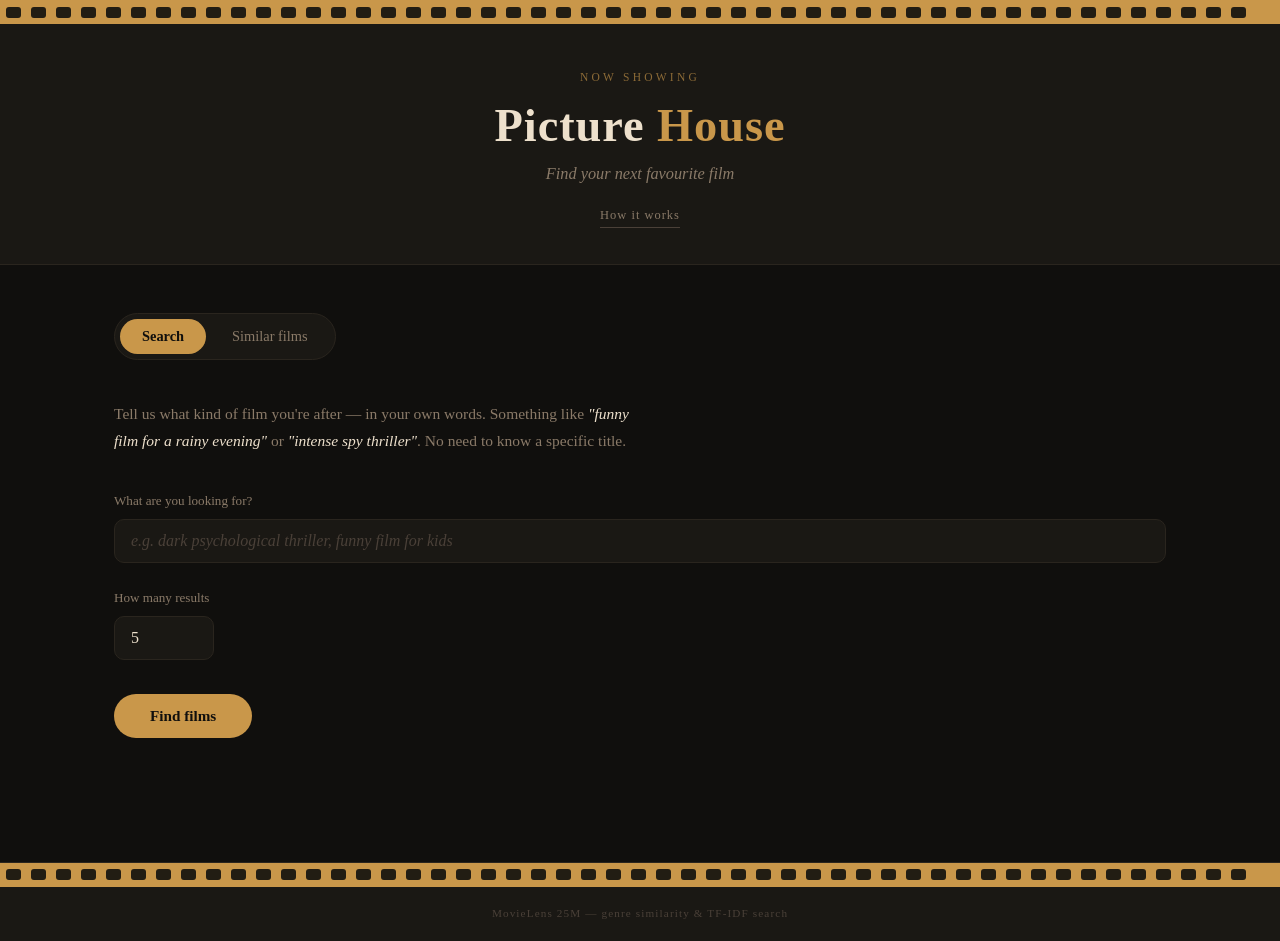
<file: index.html>
<!DOCTYPE html>
<html lang="en">
<head>
    <meta charset="UTF-8">
    <meta name="viewport" content="width=device-width, initial-scale=1.0">
    <title>Picture House — Movie Recommender</title>
    <link rel="icon" type="image/svg+xml" href="/favicon.svg">
    <link rel="stylesheet" href="style.css">
</head>
<body>

    <div class="filmstrip">
        <div class="filmstrip-holes" id="holes-top"></div>
    </div>

    <header>
        <p class="marquee-label">Now showing</p>
        <h1>Picture <span>House</span></h1>
        <p class="tagline">Find your next favourite film</p>
        <a href="/about.html" class="about-link">How it works</a>
    </header>

    <main>
        <div class="tab-bar">
            <button class="tab-btn active" data-tab="by-search">Search</button>
            <button class="tab-btn" data-tab="by-movie">Similar films</button>
        </div>

        <!-- Tab 0: semantic search -->
        <div id="by-search" class="tab-panel active">
            <div class="panel-layout">
                <div class="panel-form">
                    <p class="section-intro">
                        Tell us what kind of film you're after — in your own words. Something like <em>"funny film for a rainy evening"</em> or <em>"intense spy thriller"</em>. No need to know a specific title.
                    </p>

                    <div class="msg error" id="err-search"></div>

                    <div class="field">
                        <label for="search-query">What are you looking for?</label>
                        <input type="text" id="search-query" placeholder="e.g. dark psychological thriller, funny film for kids">
                    </div>

                    <div class="field">
                        <label for="n-search">How many results</label>
                        <input type="number" id="n-search" value="5" min="1" max="20">
                    </div>

                    <button class="submit-btn" id="btn-search">Find films</button>

                    <p class="msg loading" id="load-search">Searching...</p>
                </div>
                <div class="panel-results">
                    <div class="results" id="results-search"></div>
                </div>
            </div>
        </div>

        <!-- Tab 1: by movie -->
        <div id="by-movie" class="tab-panel">
            <div class="panel-layout">
                <div class="panel-form">
                    <p class="section-intro">
                        Already enjoyed a film and want more like it? Enter its title and we'll find movies that share the same genres. Start typing and select from the suggestions.
                    </p>

                    <div class="msg error" id="err-movie"></div>

                    <div class="field">
                        <label for="movie-title">Film title</label>
                        <input type="text" id="movie-title" list="movie-suggestions" placeholder="e.g. Star Wars: Episode IV - A New Hope (1977)" autocomplete="off">
                        <datalist id="movie-suggestions"></datalist>
                    </div>

                    <div class="field">
                        <label for="n-movie">How many results</label>
                        <input type="number" id="n-movie" value="5" min="1" max="20">
                    </div>

                    <button class="submit-btn" id="btn-movie">Find similar films</button>

                    <p class="msg loading" id="load-movie">Searching catalogue...</p>
                </div>
                <div class="panel-results">
                    <div class="results" id="results-movie"></div>
                </div>
            </div>
        </div>

    </main>

    <footer>
        <div class="filmstrip">
            <div class="filmstrip-holes" id="holes-bottom"></div>
        </div>
        <p>MovieLens 25M &mdash; genre similarity &amp; TF-IDF search</p>
    </footer>

    <script src="main.js"></script>
</body>
</html>
</file>
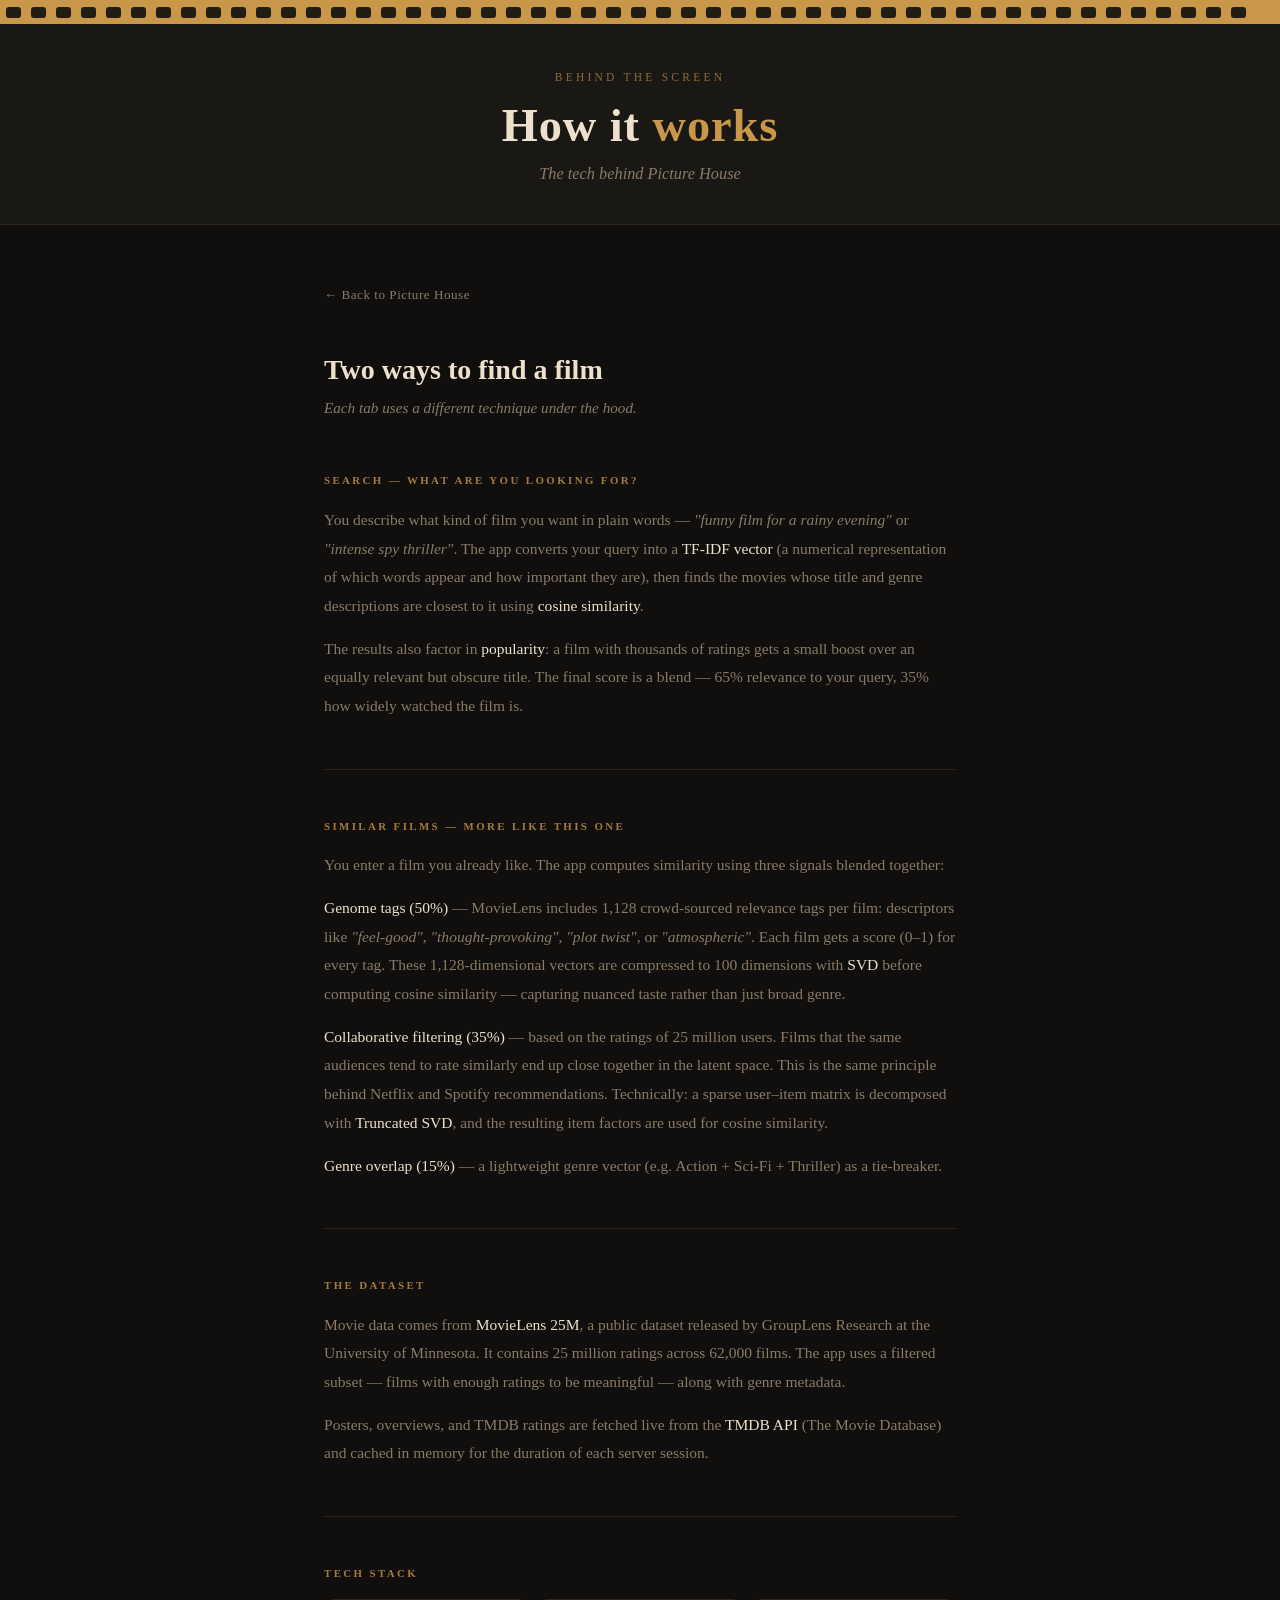
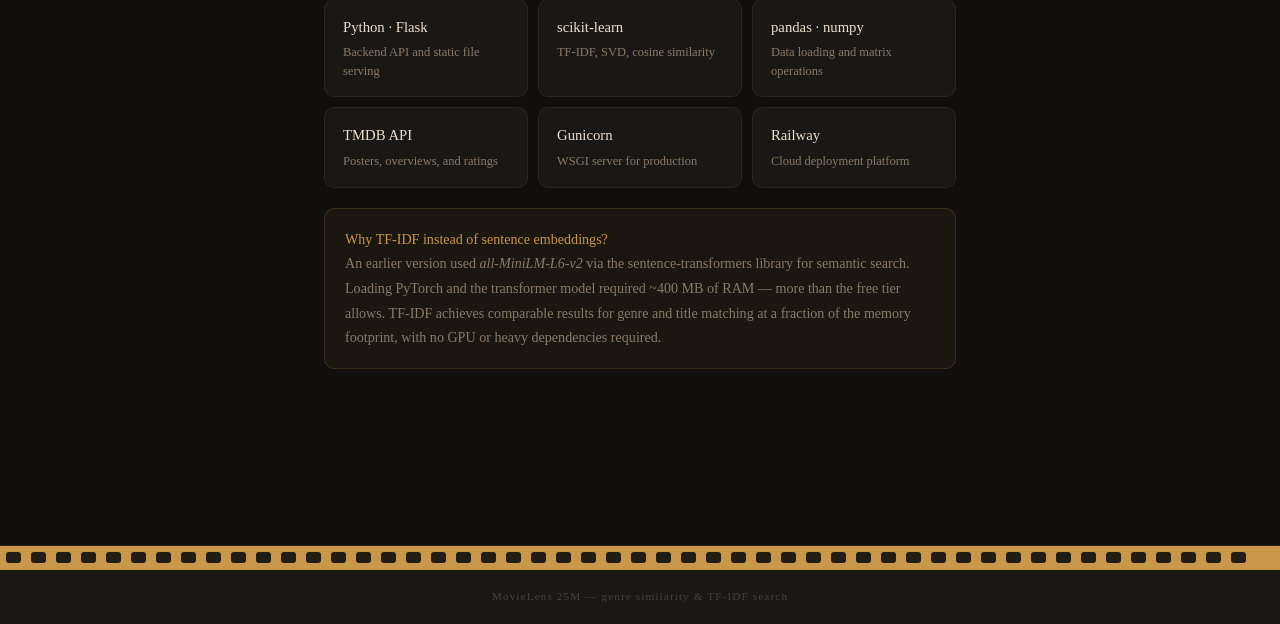
<file: about.html>
<!DOCTYPE html>
<html lang="en">
<head>
    <meta charset="UTF-8">
    <meta name="viewport" content="width=device-width, initial-scale=1.0">
    <title>How it works — Picture House</title>
    <link rel="icon" type="image/svg+xml" href="/favicon.svg">
    <link rel="stylesheet" href="style.css">
    <style>
        .about-main {
            max-width: 680px;
            margin: 0 auto;
            padding: 56px 24px 80px;
        }

        .back-link {
            display: inline-block;
            font-size: 0.82em;
            color: var(--muted);
            text-decoration: none;
            letter-spacing: 0.04em;
            margin-bottom: 48px;
            transition: color 0.15s;
        }

        .back-link:hover {
            color: var(--gold);
        }

        .about-main h2 {
            font-size: 1.75em;
            color: var(--cream);
            font-weight: 700;
            margin-bottom: 10px;
            line-height: 1.2;
        }

        .about-main .subtitle {
            font-size: 0.95em;
            color: var(--muted);
            font-style: italic;
            margin-bottom: 52px;
        }

        .section {
            margin-bottom: 48px;
            padding-bottom: 48px;
            border-bottom: 1px solid var(--border);
        }

        .section:last-child {
            border-bottom: none;
        }

        .section h3 {
            font-size: 0.68em;
            letter-spacing: 0.22em;
            text-transform: uppercase;
            color: var(--gold);
            margin-bottom: 16px;
            opacity: 0.8;
        }

        .section p {
            font-size: 0.97em;
            color: var(--muted);
            line-height: 1.85;
            margin-bottom: 14px;
        }

        .section p:last-child {
            margin-bottom: 0;
        }

        .section p strong {
            color: var(--cream);
            font-weight: normal;
        }

        .stack-grid {
            display: grid;
            grid-template-columns: repeat(auto-fill, minmax(200px, 1fr));
            gap: 10px;
            margin-top: 4px;
        }

        .stack-item {
            background: var(--surface);
            border: 1px solid var(--border);
            border-radius: var(--radius);
            padding: 16px 18px;
        }

        .stack-item .stack-name {
            font-size: 0.92em;
            color: var(--cream);
            margin-bottom: 4px;
        }

        .stack-item .stack-desc {
            font-size: 0.78em;
            color: var(--muted);
            line-height: 1.5;
        }

        .note {
            background: rgba(201, 151, 74, 0.06);
            border: 1px solid rgba(201, 151, 74, 0.18);
            border-radius: var(--radius);
            padding: 18px 20px;
            margin-top: 20px;
        }

        .note p {
            font-size: 0.88em;
            color: var(--muted);
            margin: 0;
            line-height: 1.75;
        }

        .note p strong {
            color: var(--gold);
        }
    </style>
</head>
<body>

    <div class="filmstrip">
        <div class="filmstrip-holes" id="holes-top"></div>
    </div>

    <header>
        <p class="marquee-label">Behind the screen</p>
        <h1>How it <span>works</span></h1>
        <p class="tagline">The tech behind Picture House</p>
    </header>

    <main class="about-main">
        <a href="/" class="back-link">← Back to Picture House</a>

        <h2>Two ways to find a film</h2>
        <p class="subtitle">Each tab uses a different technique under the hood.</p>

        <div class="section">
            <h3>Search — what are you looking for?</h3>
            <p>
                You describe what kind of film you want in plain words —
                <em>"funny film for a rainy evening"</em> or <em>"intense spy thriller"</em>.
                The app converts your query into a <strong>TF-IDF vector</strong>
                (a numerical representation of which words appear and how important they are),
                then finds the movies whose title and genre descriptions are closest to it
                using <strong>cosine similarity</strong>.
            </p>
            <p>
                The results also factor in <strong>popularity</strong>: a film with thousands of
                ratings gets a small boost over an equally relevant but obscure title.
                The final score is a blend — 65% relevance to your query,
                35% how widely watched the film is.
            </p>
        </div>

        <div class="section">
            <h3>Similar films — more like this one</h3>
            <p>
                You enter a film you already like. The app computes similarity using
                three signals blended together:
            </p>
            <p>
                <strong>Genome tags (50%)</strong> — MovieLens includes 1,128 crowd-sourced
                relevance tags per film: descriptors like <em>"feel-good"</em>,
                <em>"thought-provoking"</em>, <em>"plot twist"</em>, or <em>"atmospheric"</em>.
                Each film gets a score (0–1) for every tag. These 1,128-dimensional vectors
                are compressed to 100 dimensions with <strong>SVD</strong> before computing
                cosine similarity — capturing nuanced taste rather than just broad genre.
            </p>
            <p>
                <strong>Collaborative filtering (35%)</strong> — based on the ratings of
                25 million users. Films that the same audiences tend to rate similarly
                end up close together in the latent space. This is the same principle
                behind Netflix and Spotify recommendations. Technically: a sparse
                user–item matrix is decomposed with <strong>Truncated SVD</strong>,
                and the resulting item factors are used for cosine similarity.
            </p>
            <p>
                <strong>Genre overlap (15%)</strong> — a lightweight genre vector
                (e.g. Action + Sci-Fi + Thriller) as a tie-breaker.
            </p>
        </div>

        <div class="section">
            <h3>The dataset</h3>
            <p>
                Movie data comes from <strong>MovieLens 25M</strong>, a public dataset
                released by GroupLens Research at the University of Minnesota.
                It contains 25 million ratings across 62,000 films.
                The app uses a filtered subset — films with enough ratings to be meaningful —
                along with genre metadata.
            </p>
            <p>
                Posters, overviews, and TMDB ratings are fetched live from the
                <strong>TMDB API</strong> (The Movie Database) and cached in memory
                for the duration of each server session.
            </p>
        </div>

        <div class="section">
            <h3>Tech stack</h3>
            <div class="stack-grid">
                <div class="stack-item">
                    <div class="stack-name">Python · Flask</div>
                    <div class="stack-desc">Backend API and static file serving</div>
                </div>
                <div class="stack-item">
                    <div class="stack-name">scikit-learn</div>
                    <div class="stack-desc">TF-IDF, SVD, cosine similarity</div>
                </div>
                <div class="stack-item">
                    <div class="stack-name">pandas · numpy</div>
                    <div class="stack-desc">Data loading and matrix operations</div>
                </div>
                <div class="stack-item">
                    <div class="stack-name">TMDB API</div>
                    <div class="stack-desc">Posters, overviews, and ratings</div>
                </div>
                <div class="stack-item">
                    <div class="stack-name">Gunicorn</div>
                    <div class="stack-desc">WSGI server for production</div>
                </div>
                <div class="stack-item">
                    <div class="stack-name">Railway</div>
                    <div class="stack-desc">Cloud deployment platform</div>
                </div>
            </div>

            <div class="note">
                <p>
                    <strong>Why TF-IDF instead of sentence embeddings?</strong><br>
                    An earlier version used <em>all-MiniLM-L6-v2</em> via the
                    sentence-transformers library for semantic search.
                    Loading PyTorch and the transformer model required ~400 MB of RAM —
                    more than the free tier allows. TF-IDF achieves comparable results
                    for genre and title matching at a fraction of the memory footprint,
                    with no GPU or heavy dependencies required.
                </p>
            </div>
        </div>

    </main>

    <footer>
        <div class="filmstrip">
            <div class="filmstrip-holes" id="holes-bottom"></div>
        </div>
        <p>MovieLens 25M &mdash; genre similarity &amp; TF-IDF search</p>
    </footer>

    <script>
        function fillHoles(containerId) {
            const el = document.getElementById(containerId);
            const count = Math.ceil(window.innerWidth / 28) + 4;
            el.innerHTML = Array(count).fill('<div class="hole"></div>').join('');
        }
        fillHoles('holes-top');
        fillHoles('holes-bottom');
    </script>
</body>
</html>
</file>
<file: style.css>
* {
    margin: 0;
    padding: 0;
    box-sizing: border-box;
}

:root {
    --bg:           #100f0d;
    --surface:      #1a1814;
    --surface-up:   #221f1a;
    --gold:         #c9974a;
    --gold-light:   #ddb870;
    --cream:        #ede0cc;
    --muted:        #8a7a68;
    --dim:          #4a4038;
    --red:          #a83c3c;
    --border:       #2a251e;
    --radius:       10px;
}

body {
    font-family: Georgia, 'Times New Roman', serif;
    background: var(--bg);
    color: var(--cream);
    min-height: 100vh;
    line-height: 1.6;
}

/* ── Film strip ── */
.filmstrip {
    background: var(--gold);
    height: 24px;
    display: flex;
    align-items: center;
    padding: 0 6px;
    overflow: hidden;
}

.filmstrip-holes {
    display: flex;
    gap: 10px;
    width: 100%;
}

.hole {
    width: 15px;
    height: 11px;
    background: var(--bg);
    border-radius: 3px;
    flex-shrink: 0;
    opacity: 0.9;
}

/* ── Header ── */
header {
    background: var(--surface);
    border-bottom: 1px solid var(--border);
    padding: 44px 40px 36px;
    text-align: center;
}

.marquee-label {
    font-size: 0.72em;
    letter-spacing: 0.28em;
    color: var(--gold);
    text-transform: uppercase;
    margin-bottom: 14px;
    opacity: 0.65;
}

h1 {
    font-size: 2.9em;
    font-weight: 700;
    letter-spacing: 0.02em;
    color: var(--cream);
    line-height: 1.1;
}

h1 span {
    color: var(--gold);
}

.tagline {
    margin-top: 10px;
    font-style: italic;
    color: var(--muted);
    font-size: 1.02em;
}

.about-link {
    display: inline-block;
    margin-top: 18px;
    font-size: 0.78em;
    letter-spacing: 0.08em;
    color: var(--muted);
    text-decoration: none;
    border-bottom: 1px solid var(--dim);
    padding-bottom: 1px;
    transition: color 0.15s, border-color 0.15s;
}

.about-link:hover {
    color: var(--gold);
    border-color: var(--gold);
}

/* ── Main layout ── */
main {
    max-width: 1100px;
    margin: 0 auto;
    padding: 48px 24px 80px;
}

/* ── Tabs ── */
.tab-bar {
    display: inline-flex;
    gap: 4px;
    margin-bottom: 40px;
    background: var(--surface);
    border: 1px solid var(--border);
    padding: 5px;
    border-radius: 50px;
}

.tab-btn {
    font-family: Georgia, serif;
    font-size: 0.9em;
    color: var(--muted);
    background: none;
    border: none;
    border-radius: 50px;
    padding: 9px 22px;
    cursor: pointer;
    transition: background 0.2s, color 0.15s;
    white-space: nowrap;
}

.tab-btn.active {
    background: var(--gold);
    color: var(--bg);
    font-weight: bold;
}

.tab-btn:hover:not(.active) {
    color: var(--cream);
    background: var(--surface-up);
}

.tab-panel {
    display: none;
}

.tab-panel.active {
    display: block;
}

/* ── Section intro ── */
.section-intro {
    font-size: 0.97em;
    color: var(--muted);
    line-height: 1.75;
    margin-bottom: 36px;
    max-width: 540px;
}

.section-intro em {
    color: var(--cream);
    font-style: italic;
}

/* ── Form ── */
.field {
    margin-bottom: 24px;
}

label {
    display: block;
    font-size: 0.82em;
    color: var(--muted);
    margin-bottom: 8px;
}

input[type="text"],
input[type="number"] {
    width: 100%;
    background: var(--surface);
    border: 1px solid var(--border);
    border-radius: var(--radius);
    padding: 12px 16px;
    color: var(--cream);
    font-family: Georgia, serif;
    font-size: 1em;
    outline: none;
    transition: border-color 0.2s, background 0.2s;
    -webkit-appearance: none;
}

input[type="text"]:focus,
input[type="number"]:focus {
    border-color: var(--gold);
    background: var(--surface-up);
}

input[type="text"]::placeholder {
    color: var(--dim);
    font-style: italic;
}

input[type="number"] {
    max-width: 100px;
}

/* ── Field hint & chips ── */
.field-hint {
    font-size: 0.78em;
    color: var(--dim);
    margin-top: 10px;
    line-height: 2;
}

.id-chip {
    font-family: Georgia, serif;
    font-size: 0.88em;
    background: var(--surface);
    border: 1px solid var(--border);
    color: var(--muted);
    padding: 3px 13px;
    margin: 2px 4px 2px 0;
    cursor: pointer;
    border-radius: 50px;
    transition: border-color 0.15s, color 0.15s;
}

.id-chip:hover {
    border-color: var(--gold);
    color: var(--gold);
}

/* ── Submit button ── */
.submit-btn {
    margin-top: 10px;
    background: var(--gold);
    border: none;
    color: var(--bg);
    font-family: Georgia, serif;
    font-size: 0.95em;
    font-weight: bold;
    padding: 13px 36px;
    border-radius: 50px;
    cursor: pointer;
    transition: background 0.2s, transform 0.1s;
}

.submit-btn:hover {
    background: var(--gold-light);
}

.submit-btn:active {
    transform: scale(0.97);
}

/* ── Messages ── */
.msg {
    font-size: 0.85em;
    margin-top: 16px;
    padding: 12px 16px;
    border-radius: var(--radius);
    display: none;
    line-height: 1.5;
}

.msg.error {
    background: rgba(168, 60, 60, 0.1);
    border: 1px solid rgba(168, 60, 60, 0.3);
    color: #d47070;
}

.msg.loading {
    color: var(--muted);
    background: var(--surface);
    border: 1px solid var(--border);
    display: none;
}

/* ── Results ── */
.results {
    margin-top: 44px;
}

.results-heading {
    font-size: 0.7em;
    letter-spacing: 0.2em;
    text-transform: uppercase;
    color: var(--dim);
    margin-bottom: 20px;
    padding-bottom: 10px;
    border-bottom: 1px solid var(--border);
}

/* ── Cards ── */
.cards {
    display: flex;
    flex-direction: column;
    gap: 10px;
}

.card {
    display: flex;
    flex-direction: row;
    gap: 18px;
    padding: 18px;
    border-radius: var(--radius);
    background: var(--surface);
    border: 1px solid var(--border);
    transition: border-color 0.2s, background 0.2s;
}

.card:hover {
    border-color: var(--dim);
    background: var(--surface-up);
}

.card-poster {
    width: 76px;
    flex-shrink: 0;
    aspect-ratio: 2/3;
    object-fit: cover;
    display: block;
    align-self: flex-start;
    border-radius: 6px;
    background: var(--surface-up);
}

.card-poster-placeholder {
    width: 76px;
    flex-shrink: 0;
    aspect-ratio: 2/3;
    background: var(--surface-up);
    border: 1px solid var(--border);
    border-radius: 6px;
    display: flex;
    align-items: center;
    justify-content: center;
    font-size: 0.62em;
    color: var(--dim);
    text-align: center;
    text-transform: uppercase;
    letter-spacing: 0.05em;
    align-self: flex-start;
}

.card-body {
    flex: 1;
    min-width: 0;
    padding-top: 2px;
}

.card-num {
    font-size: 0.64em;
    color: var(--gold);
    margin-bottom: 5px;
    letter-spacing: 0.06em;
    font-variant-numeric: tabular-nums;
}

.card-title {
    font-size: 1.02em;
    font-weight: bold;
    color: var(--cream);
    line-height: 1.3;
    margin-bottom: 9px;
}

.card-genres {
    display: flex;
    flex-wrap: wrap;
    gap: 5px;
    margin-bottom: 9px;
}

.genre-badge {
    font-size: 0.7em;
    color: var(--gold);
    background: rgba(201, 151, 74, 0.1);
    border: 1px solid rgba(201, 151, 74, 0.22);
    padding: 3px 10px;
    border-radius: 20px;
    letter-spacing: 0.01em;
}

.card-score {
    font-size: 0.78em;
    color: var(--muted);
    margin-bottom: 9px;
}

.card-overview {
    font-size: 0.84em;
    color: var(--muted);
    line-height: 1.65;
    display: -webkit-box;
    -webkit-line-clamp: 4;
    -webkit-box-orient: vertical;
    overflow: hidden;
}

/* ── Two-column panel layout (desktop) ── */
.panel-layout {
    display: block;
}

.panel-results .results {
    margin-top: 44px;
}

@media (min-width: 721px) {
    .panel-layout.has-results {
        display: flex;
        gap: 48px;
        align-items: flex-start;
    }

    .panel-layout.has-results .panel-form {
        flex: 0 0 320px;
        position: sticky;
        top: 24px;
    }

    .panel-layout.has-results .panel-results {
        flex: 1;
        min-width: 0;
    }

    .panel-layout.has-results .panel-results .results {
        margin-top: 0;
    }
}

/* ── Footer ── */
footer {
    background: var(--surface);
    border-top: 1px solid var(--border);
}

footer p {
    text-align: center;
    font-size: 0.7em;
    letter-spacing: 0.1em;
    color: var(--dim);
    padding: 18px;
}
</file>
